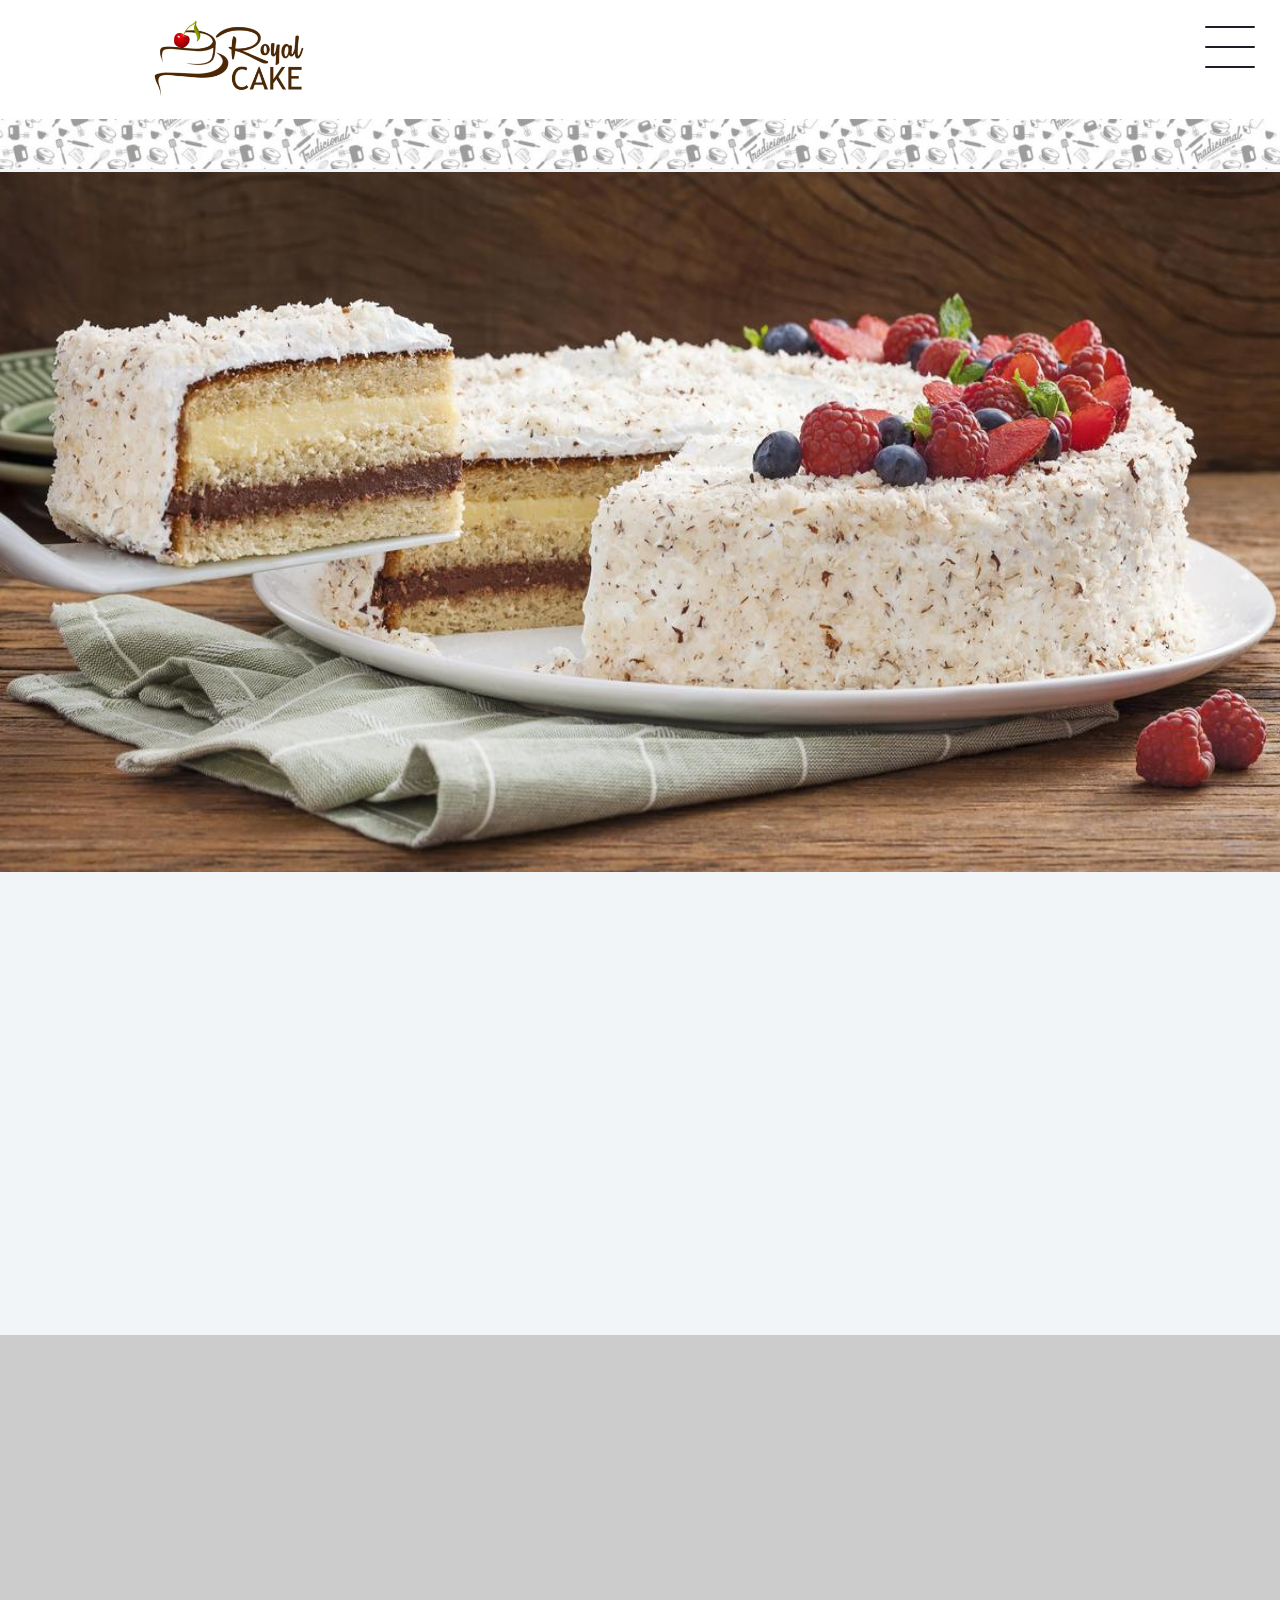
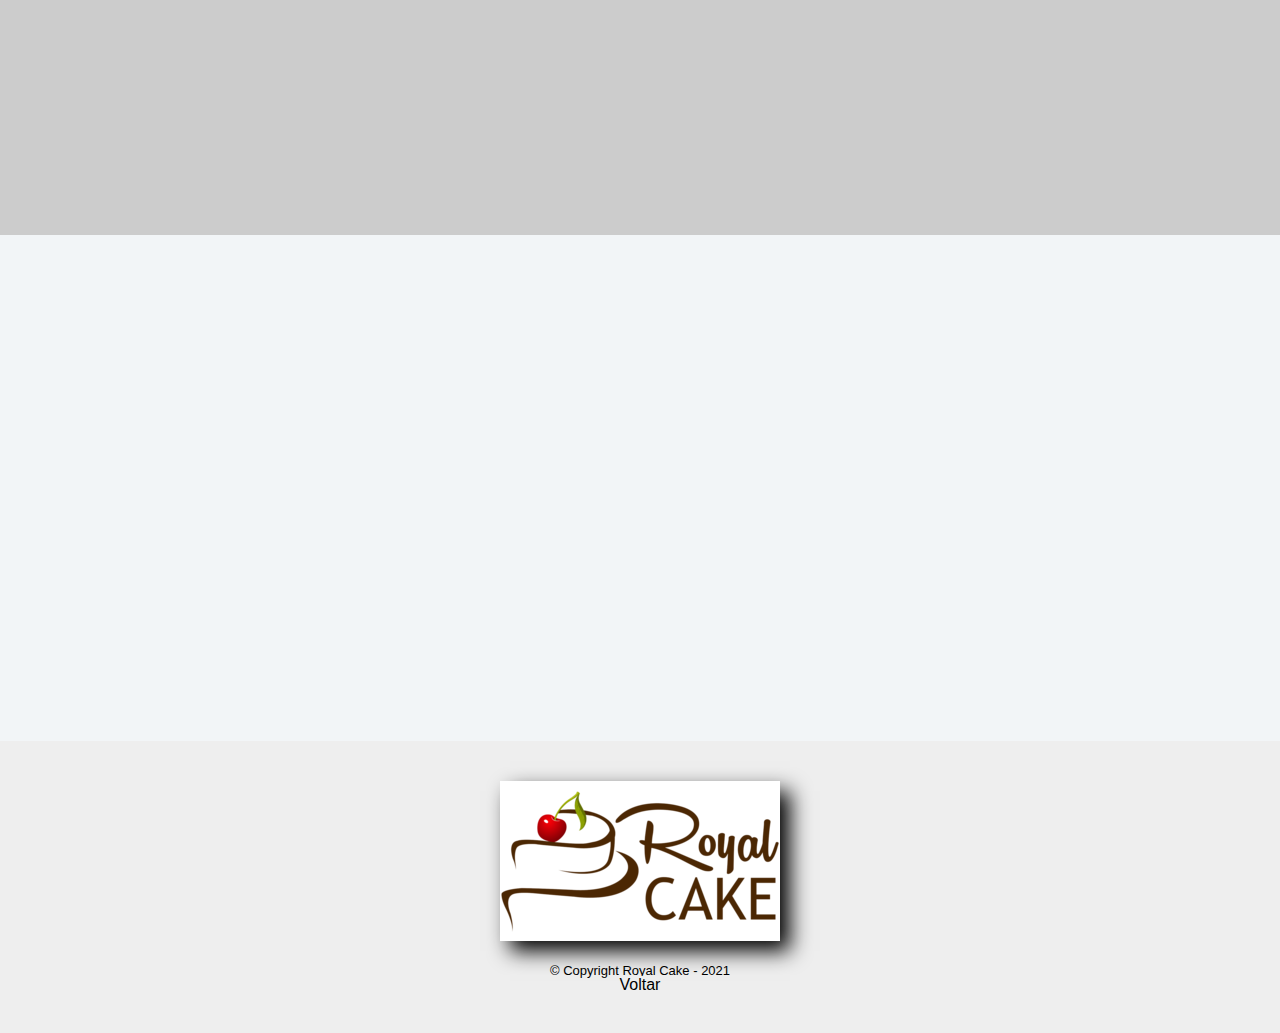
<file: index.html>
<!DOCTYPE html>
<html lang="pt-br">

<head>
    <meta charset="UTF-8">
    <meta http-equiv="X-UA-Compatible" content="IE=edge">
    <meta name="viewport" content="width=device-width, initial-scale=1.0">
    <link rel="stylesheet" href="scr/css/reset.css">
    <link rel="stylesheet" href="scr/css/menu.css">
    <link rel="stylesheet" href="scr/css/style.css">
    <link href="https://unpkg.com/aos@2.3.1/dist/aos.css" rel="stylesheet">
    <script src="https://unpkg.com/aos@2.3.1/dist/aos.js"></script>
    <title>HOME | PAGE</title>
</head>
<body id="body">
    <header class="cabecalhoPrincipal">
        <a name="Top"></a>
        <div class="container">
            <h1 class="cabecalhoPrincipal-logo">
                <a href="index.html"><img src="scr/assents/imagens/menu/imagem-logo.png" alt="Logo do Site" class="logo-menu"  data-aos="fade-right"></a>

            </h1>
            <div class="header">
                <div class="check-box-container">
                    <div class="check-box-wrapper ">
                        <input type="checkbox" id="toggle">
                        <label class="checkbox" for="toggle">
							<div class="trace"></div>
							<div class="trace"></div>
							<div class="trace"></div>
						</label>
                        <div class="menu"></div>
                        <nav class="menu-items">
                            <ul>
                                <li>
                                    <a href="quemsomos.html">Quem Somos</a>
                                </li>
                                <li>
                                    <a href="bolos.html">Bolos</a>
                                </li>
                                <li>
                                    <a href="loja.html">Loja</a>
                                </li>
                                <li>
                                    <a href="contato.html">contato</a>
                                </li>
                                <li>
                                    <a href="login.html">Login</a>
                                </li>
                                <li>
                                    <a href="https://www.ifood.com.br/"><img src="scr/assents/imagens/ifood-logo.png" alt="" class="ifood"></a>
                                </li>
                            </ul>
                        </nav>
                    </div>
                </div>
            </div>
    </header>
<section class="section">
        <div class="imagem-em-preto-e-branco">
        <img src="scr/assents/imagens/menu/Barra-de-madeira-tradicional-v3-1536x60.jpg" alt="Imagem de varios desenhos de bolo em preto e branca.">
    </div>
    <div class="slideshow-container">

        <div class="mySlides fade">
            <div class="numbertext">1 / 3</div>
            <img src="scr/assents/imagens/home/foto de bolo bonita.jpg" style="width:100%; height: 700px; @media (max-width:600){.slideshow-container{height:330px; width:100%; }}" >
        </div>

        <div class="mySlides fade">
            <div class="numbertext">2 / 3</div>
            <img src="scr/assents/imagens/home/foto de bolo bonita1.png" style="width:100%; height: 700px;">
        </div>

        <div class="mySlides fade">
            <div class="numbertext">3 / 3</div>
            <img src="scr/assents/imagens/home/foto de bolo bonita2.jpg" style="width:100%; height: 700px;">
        </div>
    </div>
    <br>
    <script src="scr/JS/slide.js"></script>

    <div class="back-to-top" href="#"></div>

    </div >
    <div class="container-destaques">
        <img src="scr/assents/imagens/home/fatia de bolo.png" alt="fatia de um bolo" class="bolos-propaganda-fatia" data-aos="fade-up">
        <div class="conteudo">
            <h1 class="Subtitulo-destaques" data-aos="fade-down">Vai um pedacinho ai?</h1>
            <br>
            <p class="destaques-texto" data-aos="fade-down">O melhor bolo que você irá comer, sem mistura ou sabores artifíciais. <br> Tudo feito com mercadoria frescas.</p>
            <a href="bolos.html" class="botao-destaques" data-aos="fade-down">CONFIRA NOSSOS BOLOS</a>
        </div>
    </div>
    <section>
        <div class="detalhes-home">
            <legend class="detalhes-titulo" data-aos="fade-down">Confira alguns videos da nossa confeitaria</legend>
            <div class="conteudo-detalhes">
                <iframe width="660" height="315" src="https://www.youtube.com/embed/mSRpoSnmrsg" title="YouTube video player" frameborder="0" allow="accelerometer; autoplay; clipboard-write; encrypted-media; gyroscope; picture-in-picture" allowfullscreen class="video-detalhes" ></iframe>
                <div class="detalhes-conteudo">
                    <legend class="detalhes-video" data-aos="fade-down">Lorem, ipsum dolor sit amet consectetur adipisicing elit. Ut enim aliquid maxime repellendus magni ipsum quia! Tenetur animi sit dicta labore voluptate assumenda laudantium reprehenderit qui aut accusantium! Voluptatum, animi.</legend>


                    <a href="https://www.youtube.com/" class="conteudo-botao" data-aos="fade-down">Confira nosso canal do youtube para saber mais</a>

                </div>
            </div>

        </div>
    </section>
    <section>
        <div class="qualidades">
            <h1  data-aos="fade-down">Qualidade de compra em nossa loja!</h1>
            <div class="qualidades-conteudo">
                <img src="scr/assents/imagens/home/date-of-birth-g56149d781_1280.jpg" alt="Bolo de festa colorido" class="qualidades-imagem"  data-aos="zoom-in">
                <div class="descricao-botao">
                    <legend class="qualidades-descricao" data-aos="fade-down">Lorem, ipsum dolor sit amet consectetur adipisicing elit. Sed doloribus vel voluptas corrupti ea sequi adipisci beatae ad quaerat, velit iusto aspernatur excepturi dolorum magni ratione mollitia, fuga dolor aliquid deleniti. Facilis
                        atque in facere illum ipsa, consectetur mollitia quia, quasi placeat accusamus temporibus reprehenderit earum quidem vel quis ab nostrum. Iure quam molestias dicta placeat dolorem aperiam officia saepe eum cupiditate rem harum
                        ducimus sint nobis quos vel, ab eveniet doloremque quis libero quae! Labore repudiandae itaque aliquid necessitatibus.</legend>
                    <br>
                    <a href="loja.html" class="qualidade-botao" data-aos="fade-down">Venha conferir nossa loja</a>
                </div>
            </div>


                
        </div>
    </section>
    <script src="scr/JS/menu-aberto.js"></script>
    <footer>
        <div class="rodape-principal">
            <img src="scr/assents/imagens/menu/imagem-logo.png" alt="imagem da logo">
            <legend class="copyright">&copy; Copyright Royal Cake - 2021</legend>
            <a href="#Top" class="top">Voltar</a>
        </div>
    </footer>
</section>    

            <script>
                AOS.init({
                    once:true,
                    duration: 1500
                });

              </script>
    </body>

</html>
</file>
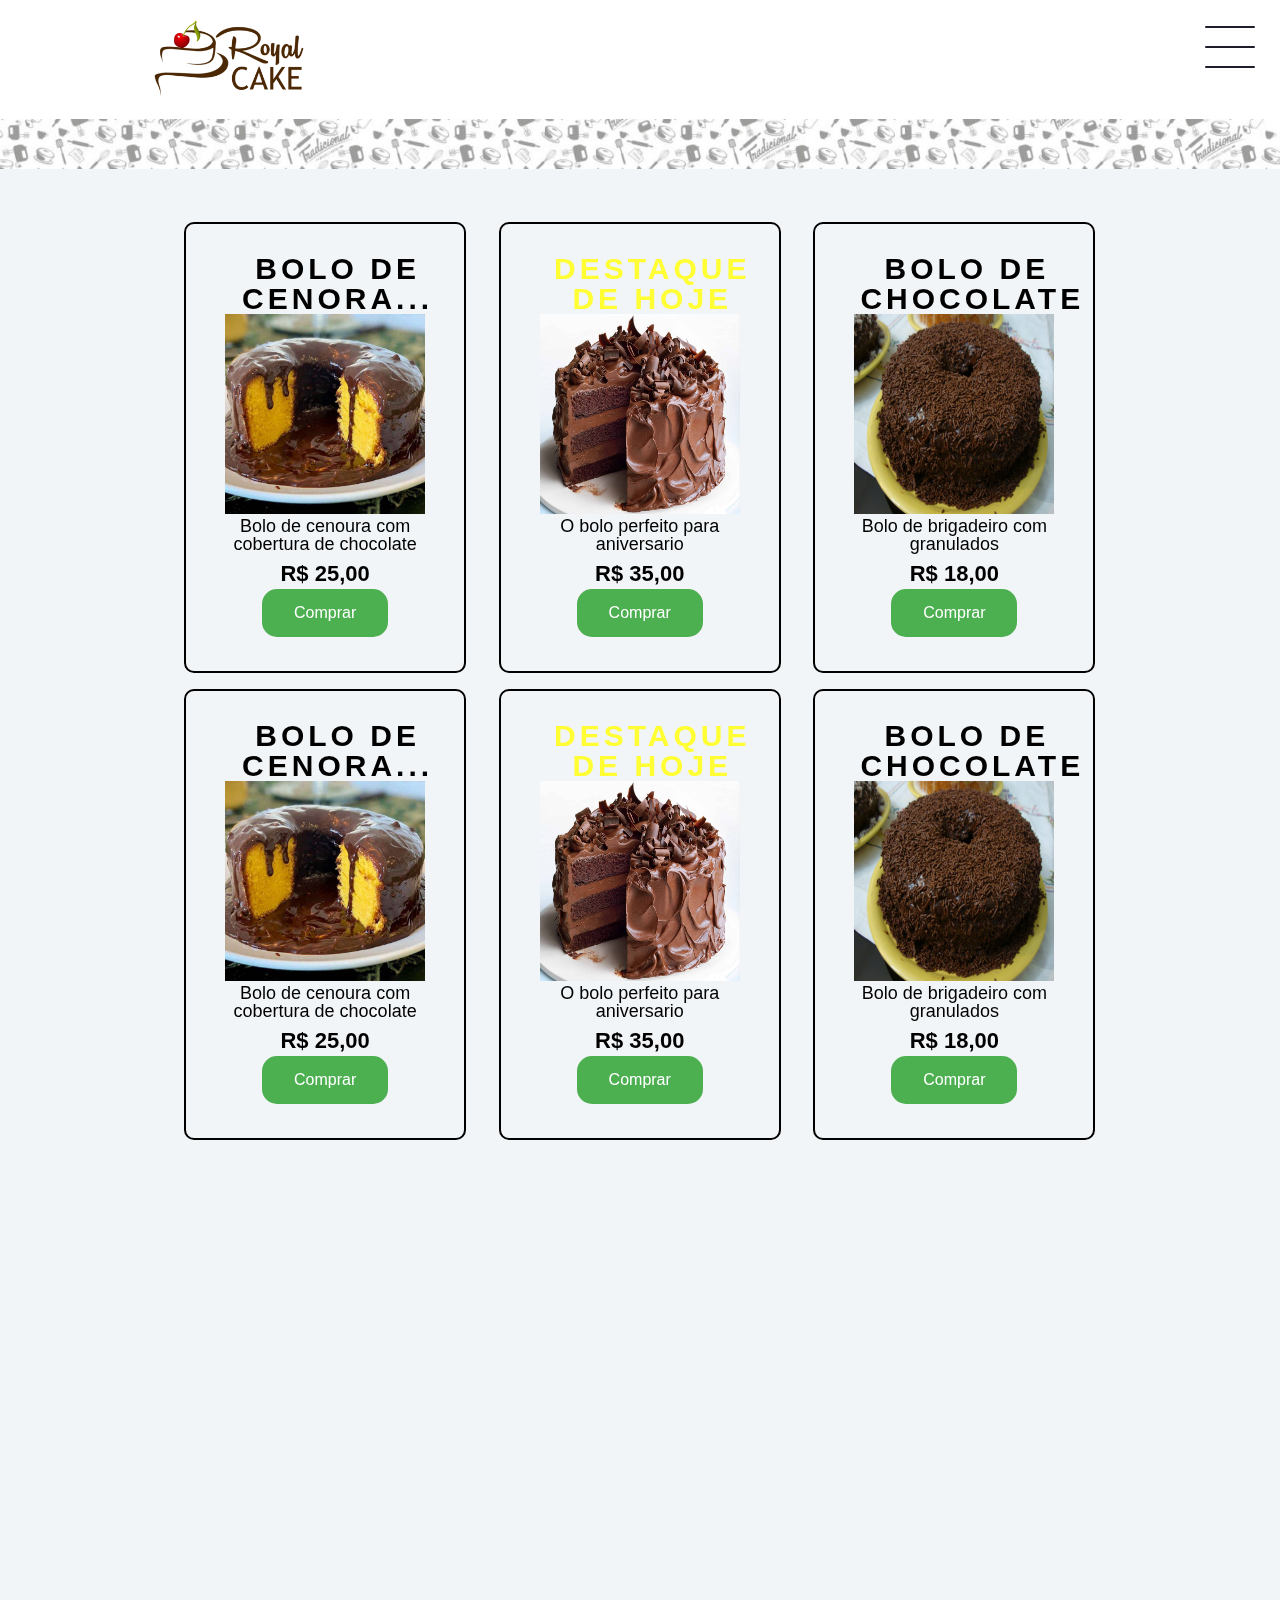
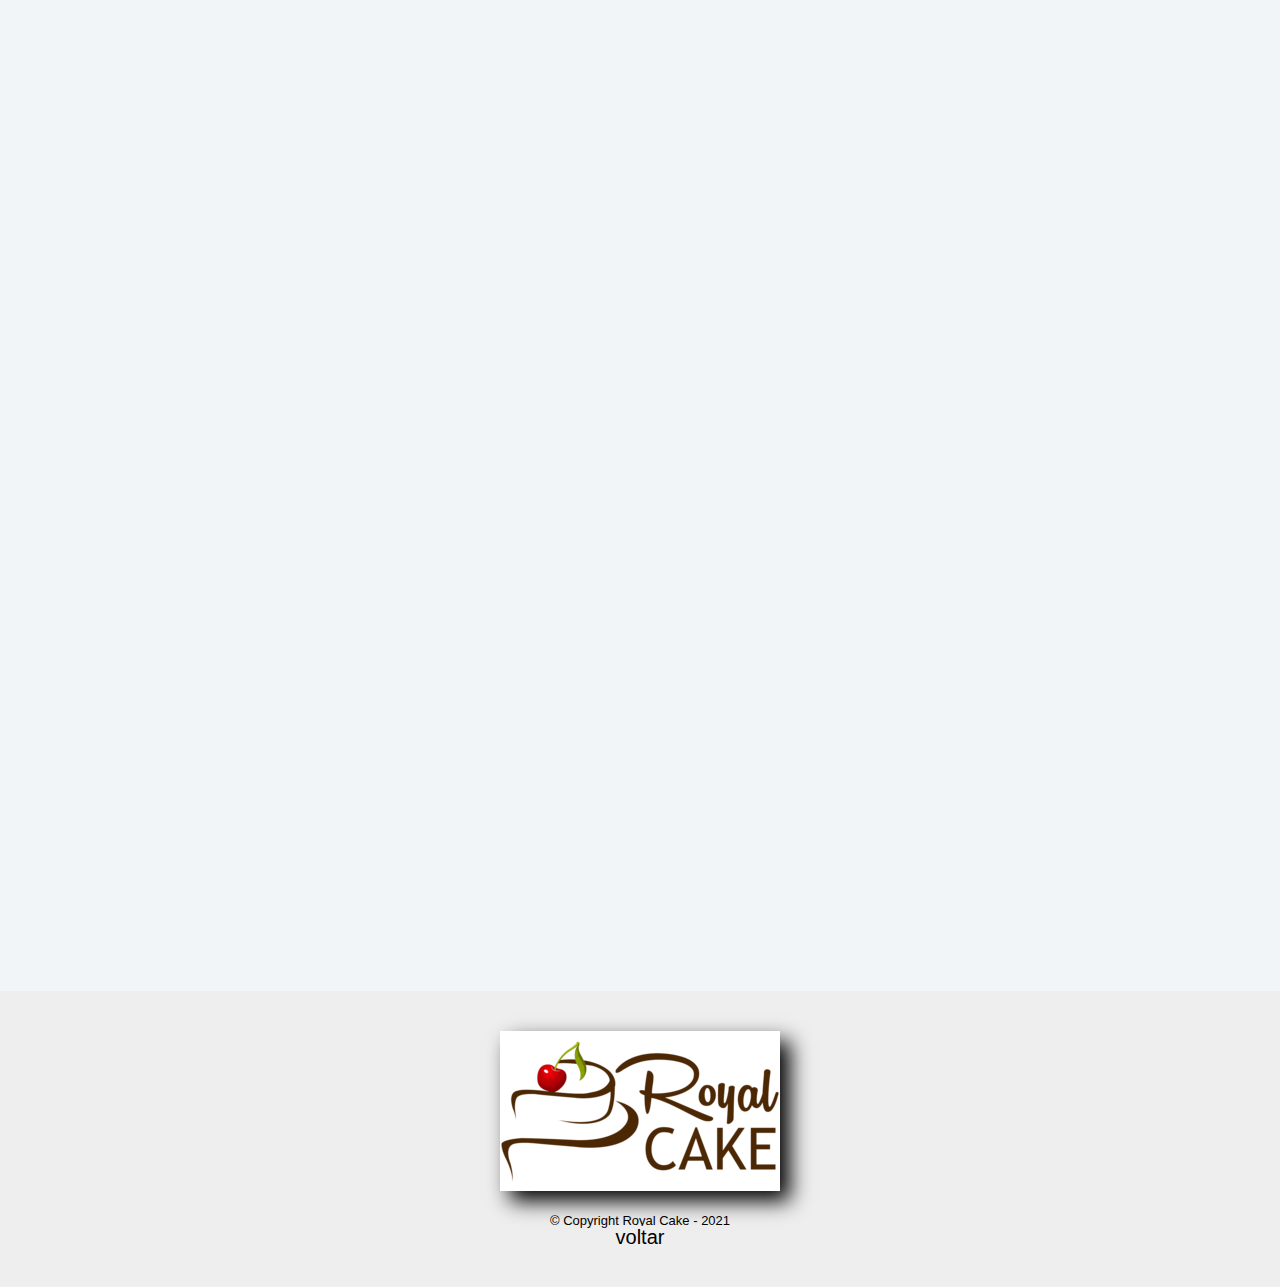
<file: bolos.html>
<!DOCTYPE html>
<html lang="pt-br">

<head>
    <meta charset="UTF-8">
    <meta http-equiv="X-UA-Compatible" content="IE=edge">
    <meta name="viewport" content="width=device-width, initial-scale=1.0">
    <link rel="stylesheet" href="scr/css/reset.css">
    <link rel="stylesheet" href="scr/css/menu.css">
    <link rel="stylesheet" href="scr/css/bolos.css">
    <link href="https://unpkg.com/aos@2.3.1/dist/aos.css" rel="stylesheet">
    <script src="https://unpkg.com/aos@2.3.1/dist/aos.js"></script>
    <title>HOME | PAGE</title>
</head>
<body id="body">
<div>
    <header class="cabecalhoPrincipal">
        <a name="Top"></a>
        <div class="container">
            <h1 class="cabecalhoPrincipal-logo">
                <a href="index.html"><img src="scr/assents/imagens/menu/imagem-logo.png" alt="Logo do Site" class="logo-menu" data-aos="fade-right"></a>

            </h1>
            <div class="header">
                <div class="check-box-container">
                    <div class="check-box-wrapper">
                        <input type="checkbox" id="toggle">
                        <label class="checkbox" for="toggle">
							<div class="trace"></div>
							<div class="trace"></div>
							<div class="trace"></div>
						</label>
                        <div class="menu"></div>
                        <nav class="menu-items">
                            <ul>
                                <li>
                                    <a href="index.html">HOME</a>
                                </li>
                                <li>
                                    <a href="quemsomos.html">Quem Somos</a>
                                </li>
                                <li>
                                    <a href="bolos.html">Bolos</a>
                                </li>
                                <li>
                                    <a href="loja.html">Loja</a>
                                </li>
                                <li>
                                    <a href="contato.html">contato</a>
                                </li>
                                <li>
                                    <a href="login.html">Login</a>
                                </li>
                                <li>
                                    <a href="https://www.ifood.com.br/"><img src="scr/assents/imagens/ifood-logo.png" alt="" class="ifood"></a>
                                </li>
                            </ul>
                        </nav>
                    </div>
                </div>
            </div>
    </header>
    <div class="imagem-em-preto-e-branco">
        <img src="scr/assents/imagens/Barra-de-madeira-tradicional-v3-1536x60.jpg" alt="Imagem de varios desenhos de bolo em preto e branca.">
    </div>

    <main>

        <body class="pr">
            <ul class="produtos">
                <li  data-aos="fade-up-right">
                    <h2>Bolo de cenora...</h2>
                    <img src="scr/assents/imagens/bolo de cenoura.jpg" class="bolo" alt="Bolo de cenoura">
                    <p class="produto-descricao">Bolo de cenoura com cobertura de chocolate</p>
                    <p class="produto-preco">R$ 25,00</p>
                    <button class="botao" oncLick="javascript:location.href='compras-25.html'">Comprar</button>
                </li>
                <li data-aos="fade-down">
                    <h2 class="destaque">Destaque de hoje </h2>
                    <img src="scr/assents/imagens/bolo aniversario.jpg" class="bolo" alt="">
                    <p class="produto-descricao">O bolo perfeito para aniversario</p>
                    <p class="produto-preco">R$ 35,00</p>
                    <button class="botao" oncLick="javascript:location.href='compras-35.html'">Comprar</button>
                </li>
                <li data-aos="fade-up-left">
                    <h2>Bolo de chocolate</h2>
                    <img src="scr/assents/imagens/bolo brigadeiro.jpg" class="bolo" alt="">
                    <p class="produto-descricao">Bolo de brigadeiro com granulados</p>
                    <p class="produto-preco">R$ 18,00</p>
                    <button class="botao" oncLick="javascript:location.href='compras-18.html'">Comprar</button>
                </li>
                <br>
                <br>
                <li  data-aos="fade-up-right">
                    <h2>Bolo de cenora...</h2>
                    <img src="scr/assents/imagens/bolo de cenoura.jpg" class="bolo" alt="Bolo de cenoura">
                    <p class="produto-descricao">Bolo de cenoura com cobertura de chocolate</p>
                    <p class="produto-preco">R$ 25,00</p>
                    <button class="botao" oncLick="javascript:location.href='compras-25.html'">Comprar</button>
                </li>
                <li data-aos="fade-down">
                    <h2 class="destaque">Destaque de hoje </h2>
                    <img src="scr/assents/imagens/bolo aniversario.jpg" class="bolo" alt="">
                    <p class="produto-descricao">O bolo perfeito para aniversario</p>
                    <p class="produto-preco">R$ 35,00</p>
                    <button class="botao" oncLick="javascript:location.href='compras-35.html'">Comprar</button>
                </li>
                <li data-aos="fade-up-left">
                    <h2>Bolo de chocolate</h2>
                    <img src="scr/assents/imagens/bolo brigadeiro.jpg" class="bolo" alt="">
                    <p class="produto-descricao">Bolo de brigadeiro com granulados</p>
                    <p class="produto-preco">R$ 18,00</p>
                    <button class="botao" oncLick="javascript:location.href='compras-18.html'">Comprar</button>
                </li>
                <br>
                <br>
                <li data-aos="fade-up-right">
                    <h2>Bolo de cenora...</h2>
                    <img src="scr/assents/imagens/bolo de cenoura.jpg" class="bolo" alt="Bolo de cenoura">
                    <p class="produto-descricao">Bolo de cenoura com cobertura de chocolate</p>
                    <p class="produto-preco">R$ 25,00</p>
                    <button class="botao" oncLick="javascript:location.href='compras-25.html'">Comprar</button>
                </li>
                <li data-aos="fade-down">
                    <h2 class="destaque">Destaque de hoje </h2>
                    <img src="scr/assents/imagens/bolo aniversario.jpg" class="bolo" alt="">
                    <p class="produto-descricao">O bolo perfeito para aniversario</p>
                    <p class="produto-preco">R$ 35,00</p>
                    <button class="botao" oncLick="javascript:location.href='compras-35.html'">Comprar</button>
                </li>
                <li data-aos="fade-up-left">
                    <h2>Bolo de chocolate</h2>
                    <img src="scr/assents/imagens/bolo brigadeiro.jpg" class="bolo" alt="">
                    <p class="produto-descricao">Bolo de brigadeiro com granulados</p>
                    <p class="produto-preco">R$ 18,00</p>
                    <button class="botao" oncLick="javascript:location.href='compras-18.html'">Comprar</button>
                </li>
                <br><br>
                <li data-aos="fade-up-right">
                    <h2>Bolo de cenora...</h2>
                    <img src="scr/assents/imagens/bolo de cenoura.jpg" class="bolo" alt="Bolo de cenoura">
                    <p class="produto-descricao">Bolo de cenoura com cobertura de chocolate</p>
                    <p class="produto-preco">R$ 25,00</p>
                    <button class="botao" oncLick="javascript:location.href='compras-25.html'">Comprar</button>
                </li>
                <li data-aos="fade-down">
                    <h2 class="destaque">Destaque de hoje </h2>
                    <img src="scr/assents/imagens/bolo aniversario.jpg" class="bolo" alt="">
                    <p class="produto-descricao">O bolo perfeito para aniversario</p>
                    <p class="produto-preco">R$ 35,00</p>
                    <button class="botao" oncLick="javascript:location.href='compras-35.html'">Comprar</button>
                </li>
                <li data-aos="fade-up-left">
                    <h2>Bolo de chocolate</h2>
                    <img src="scr/assents/imagens/bolo brigadeiro.jpg" class="bolo" alt="">
                    <p class="produto-descricao">Bolo de brigadeiro com granulados</p>
                    <p class="produto-preco">R$ 18,00</p>
                    <button class="botao" oncLick="javascript:location.href='compras-18.html'">Comprar</button>
                </li>
                <br><br>
                <li data-aos="fade-up-right">
                    <h2>Bolo de cenora...</h2>
                    <img src="scr/assents/imagens/bolo de cenoura.jpg" class="bolo" alt="Bolo de cenoura">
                    <p class="produto-descricao">Bolo de cenoura com cobertura de chocolate</p>
                    <p class="produto-preco">R$ 25,00</p>
                    <button class="botao" oncLick="javascript:location.href='compras-25.html'">Comprar</button>
                </li>
                <li data-aos="fade-down">
                    <h2 class="destaque">Destaque de hoje </h2>
                    <img src="scr/assents/imagens/bolo aniversario.jpg" class="bolo" alt="">
                    <p class="produto-descricao">O bolo perfeito para aniversario</p>
                    <p class="produto-preco">R$ 35,00</p>
                    <button class="botao" oncLick="javascript:location.href='compras-35.html'">Comprar</button>
                </li>
                <li data-aos="fade-up-left">
                    <h2>Bolo de chocolate</h2>
                    <img src="scr/assents/imagens/bolo brigadeiro.jpg" class="bolo" alt="">
                    <p class="produto-descricao">Bolo de brigadeiro com granulados</p>
                    <p class="produto-preco">R$ 18,00</p>
                    
                    <button class="botao" oncLick="javascript:location.href='compras-18.html'">Comprar</button>
                </li>
            </ul>
    </main>
    <footer>
        <div class="rodape-principal">
            <img src="scr/assents/imagens/imagem-logo.png" alt="">
            <legend class="copyright">&copy; Copyright Royal Cake - 2021 </legend>
            <a href="#top" class="top">voltar</a>
        </div>
    </footer>
    <script src="scr/JS/menu-aberto.js"></script>
    <script>
        AOS.init({
            once:true,
            duration: 1500
        });

      </script>
</body>

</html>
</file>
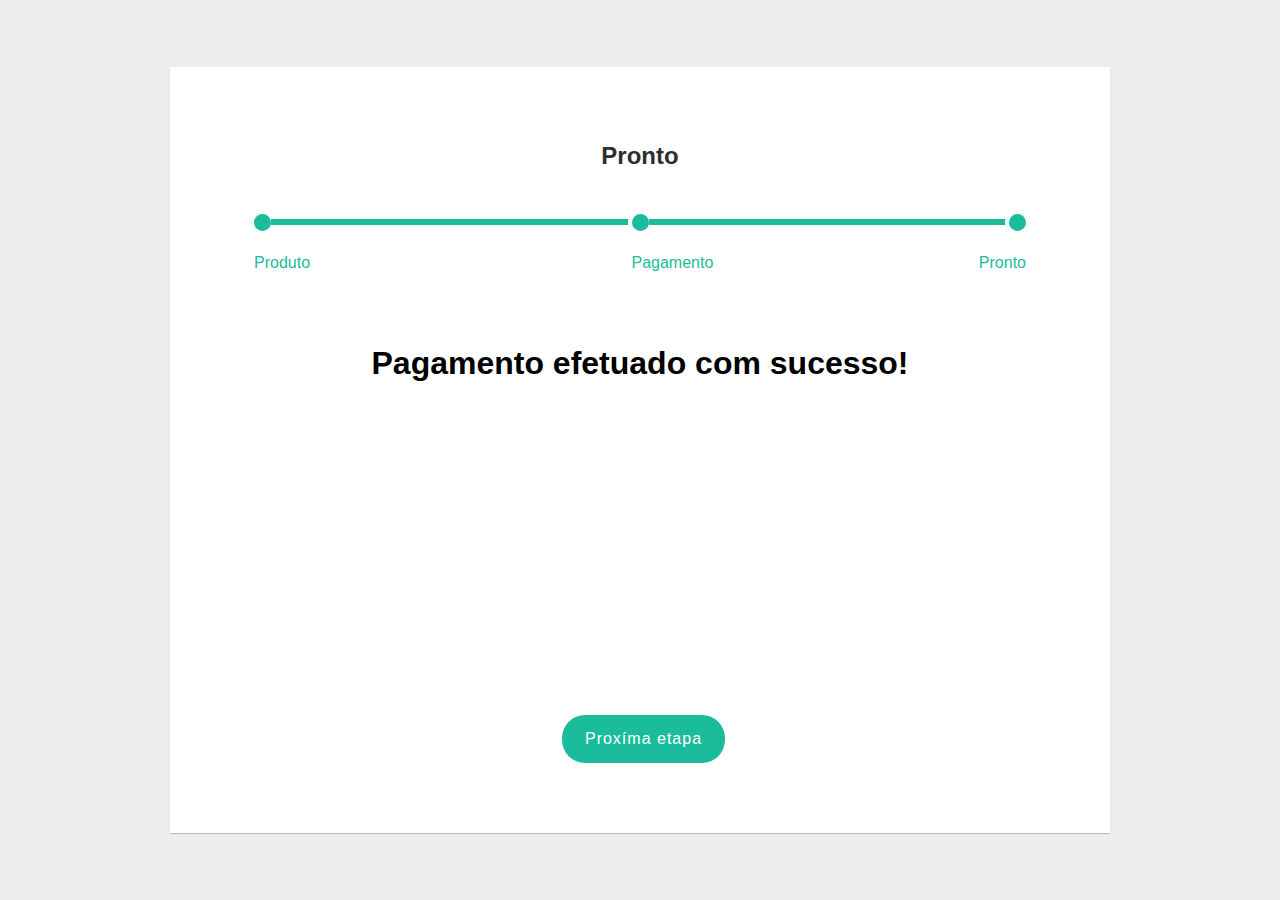
<file: conclusaoPagamento.html>
<!DOCTYPE html>
<html lang="pt-br">

<head>
    <meta charset="UTF-8" />
    <meta http-equiv="X-UA-Compatible" content="IE=edge" />
    <meta name="viewport" content="width=device-width, initial-scale=1.0" />
    <link rel="stylesheet" href="scr/css/conclusaoPagamento.css" />
    <title>Document</title>
</head>

<body>
    <form action="">
        <div class="checkout-panel">
            <div class="panel-body">
                <h2 class="title">Pronto</h2>

                <div class="progress-bar">
                    <div class="step active"></div>
                    <div class="step active"></div>
                    <div class="step"></div>
                </div>
                <h1 class="Pagamento">Pagamento efetuado com sucesso!</h1>
            <button class="btn next-btn" type="button" onclick="history.go(-2);">Proxíma etapa</button>
    </form>
  </body>
</html>
</file>
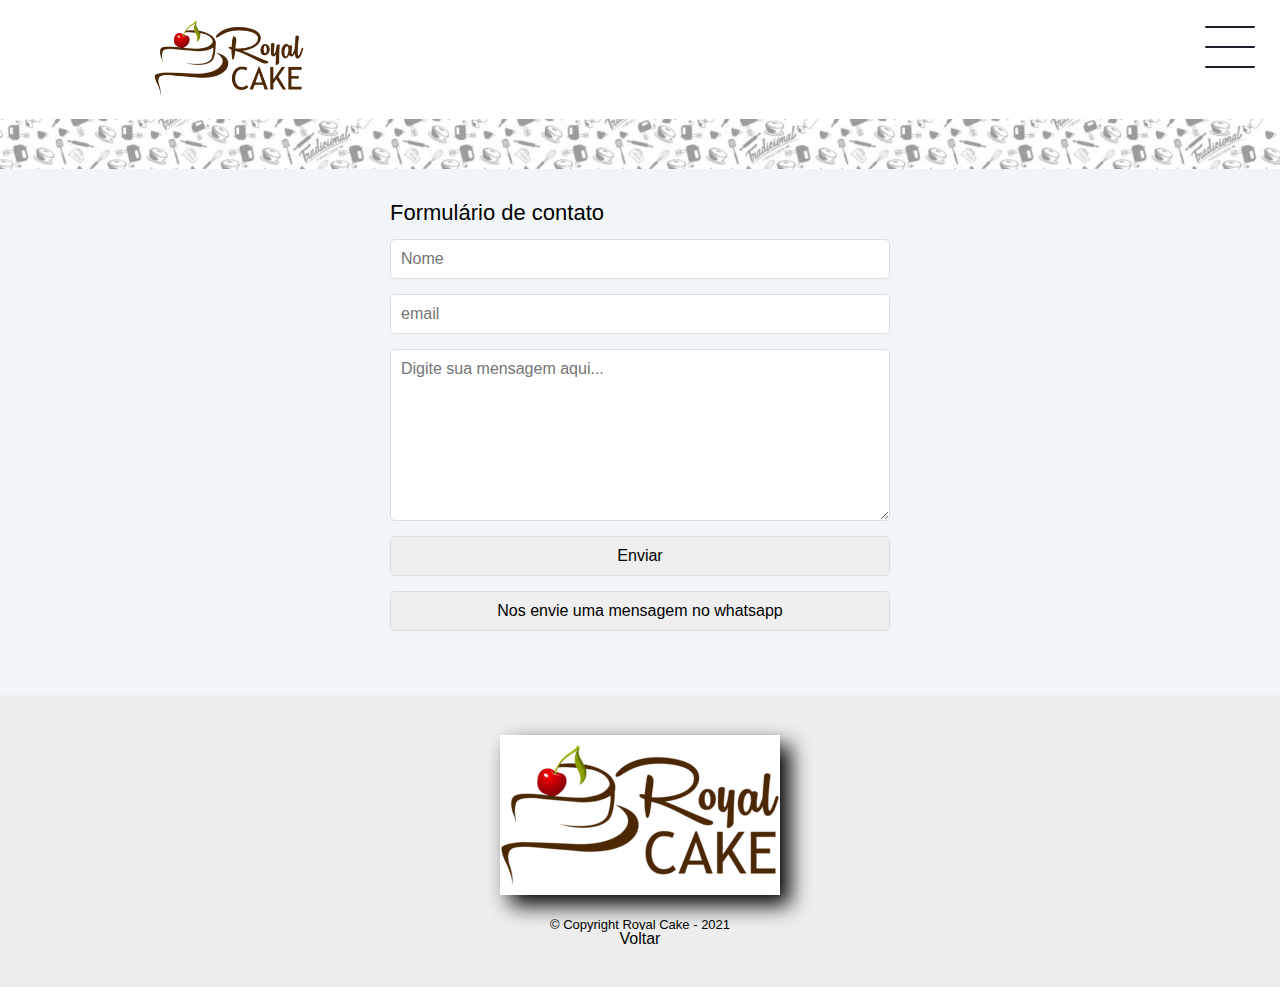
<file: contato.html>
<!DOCTYPE html>
<html lang="pt-br">

<head>
    <meta charset="UTF-8">
    <meta http-equiv="X-UA-Compatible" content="IE=edge">
    <meta name="viewport" content="width=device-width, initial-scale=1.0">
    <link rel="stylesheet" href="scr/css/reset.css">
    <link rel="stylesheet" href="scr/css/menu.css">
    <link rel="stylesheet" href="scr/css/contato.css">
    <link href="https://unpkg.com/aos@2.3.1/dist/aos.css" rel="stylesheet">
    <script src="https://unpkg.com/aos@2.3.1/dist/aos.js"></script>
    <title>Contato</title>
</head>

<body id="body">
    </head>
    <header class="cabecalhoPrincipal">
        <a name="Top"></a>
        <div class="container">
            <h1 class="cabecalhoPrincipal-logo">
                <a href="index.html"><img src="scr/assents/imagens/menu/imagem-logo.png" alt="Logo do Site" class="logo-menu" data-aos="fade-right"></a>

            </h1>
            <div class="header">
                <div class="check-box-container">
                    <div class="check-box-wrapper">
                        <input type="checkbox" id="toggle">
                        <label class="checkbox" for="toggle">
							<div class="trace"></div>
							<div class="trace"></div>
							<div class="trace"></div>
						</label>
                        <div class="menu"></div>
                        <nav class="menu-items">
                            <ul>
                                <li>
                                    <a href="index.html">HOME</a>
                                </li>
                                <li>
                                    <a href="quemsomos.html">Quem Somos</a>
                                </li>
                                <li>
                                    <a href="bolos.html">Bolos</a>
                                </li>
                                <li>
                                    <a href="loja.html">Loja</a>
                                </li>
                                <li>
                                    <a href="contato.html">contato</a>
                                </li>
                                <li>
                                    <a href="login.html">Login</a>
                                </li>
                                <li>
                                    <a href="https://www.ifood.com.br/"><img src="scr/assents/imagens/ifood-logo.png" alt="" class="ifood"></a>
                                </li>
                            </ul>
                        </nav>
                    </div>
                </div>
            </div>
    </header>
    <div class="imagem-em-preto-e-branco">
        <img src="scr/assents/imagens/menu/Barra-de-madeira-tradicional-v3-1536x60.jpg" alt="Imagem de varios desenhos de bolo em preto e branca.">
    </div>
    <section class="content">
        <div class="contato">
            <h3>Formulário de contato</h3>
            <form class="form" method="post" action="scr/php/contato/email.php">
                <input type="text" class="field" name="nome" placeholder="Nome">
                <input type="text" class="field" name="email" placeholder="email">
                <textarea name="message" id="" cols="30" rows="10" class="field" placeholder="Digite sua mensagem aqui..."></textarea>
                <input type="submit" value="Enviar" class="field">
                <a href="https://api.whatsapp.com/send/?phone=5511995259291&text=Obrigado por entrar em contato com nossa equipe da royal Cake&app_absent=0
                "><input type="button" value="Nos envie uma mensagem no whatsapp" class="field2"></a>
            </form>
        </div>
    </section>
    <footer>
        <div class="rodape-principal">
            <img src="scr/assents/imagens/menu/imagem-logo.png" alt="imagem da logo">
            <legend class="copyright">&copy; Copyright Royal Cake - 2021</legend>
            <a href="#Top" class="top">Voltar</a>
        </div>
    </footer>
    <script src="scr/JS/menu-aberto.js"></script>
    <script>
        AOS.init({
            once:true,
            duration: 1500
        });

      </script>
</body>

</html>
</file>
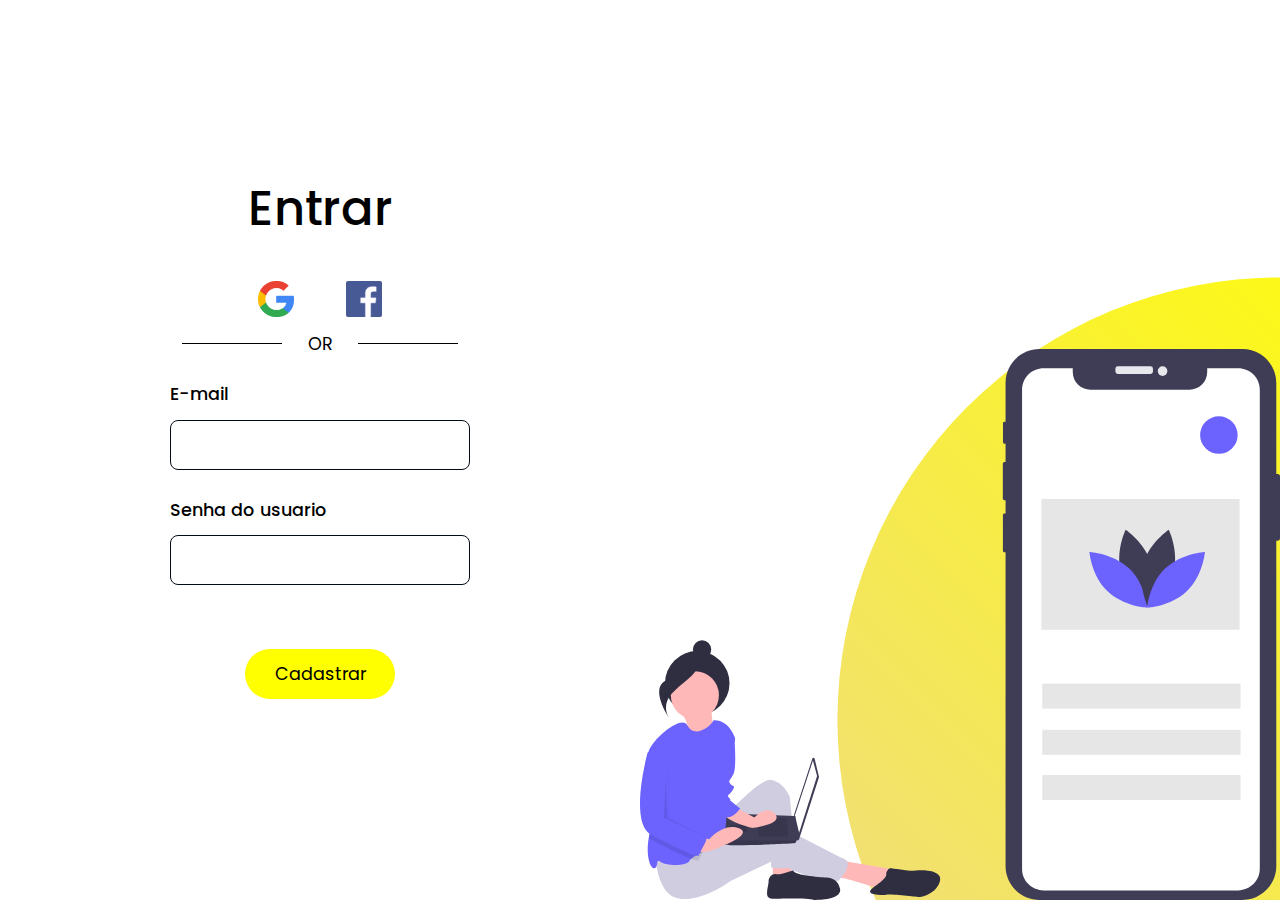
<file: entrar.html>
<!DOCTYPE html>
<html lang="pt-br">
<head>
    <meta charset="UTF-8">
    <meta http-equiv="X-UA-Compatible" content="IE=edge">
    <meta name="viewport" content="width=device-width, initial-scale=1.0">
    <title>Sign Up Form</title>
    <link rel="stylesheet" href="scr/css/reset.css">
    <link rel="stylesheet" href="scr/css/entrar.css">
</head>
<body>
    <main>
        <h1>Entrar</h1>
        <div class="social-media">
            <a href="#">
                <img src="scr/assents/imagens/login/google.png" alt="Google">
            </a>
            <a href="#">
                <img src="scr/assents/imagens/login/facebook.png" alt="Facebook">
            </a>
        </div>

        <div class="alternative">
            <span>OR</span>
        </div>

        <form action="php/login/verificarDados.php">

            <label for="email">
                <span>E-mail</span>
                <input type="email" id="email" name="txtemail">
            </label>

            <label for="password">
                <span>Senha do usuario</span>
                <input type="password" id="password" name="txtsenha">
            </label>

                <input type="submit" value="Cadastrar" id="button">
                <a href="index.html"><button type="button submit" id="button" value="Voltar" class="voltar" oncLick="javascript:location.href='index.html'"></button></a>
        </form>
    </main>
    <section class="images">
        <img src="scr/assents/imagens/login/mobile.svg" alt="Mobile">
        <div class="circle"></div>
    </section>
</body>
</html>
</file>
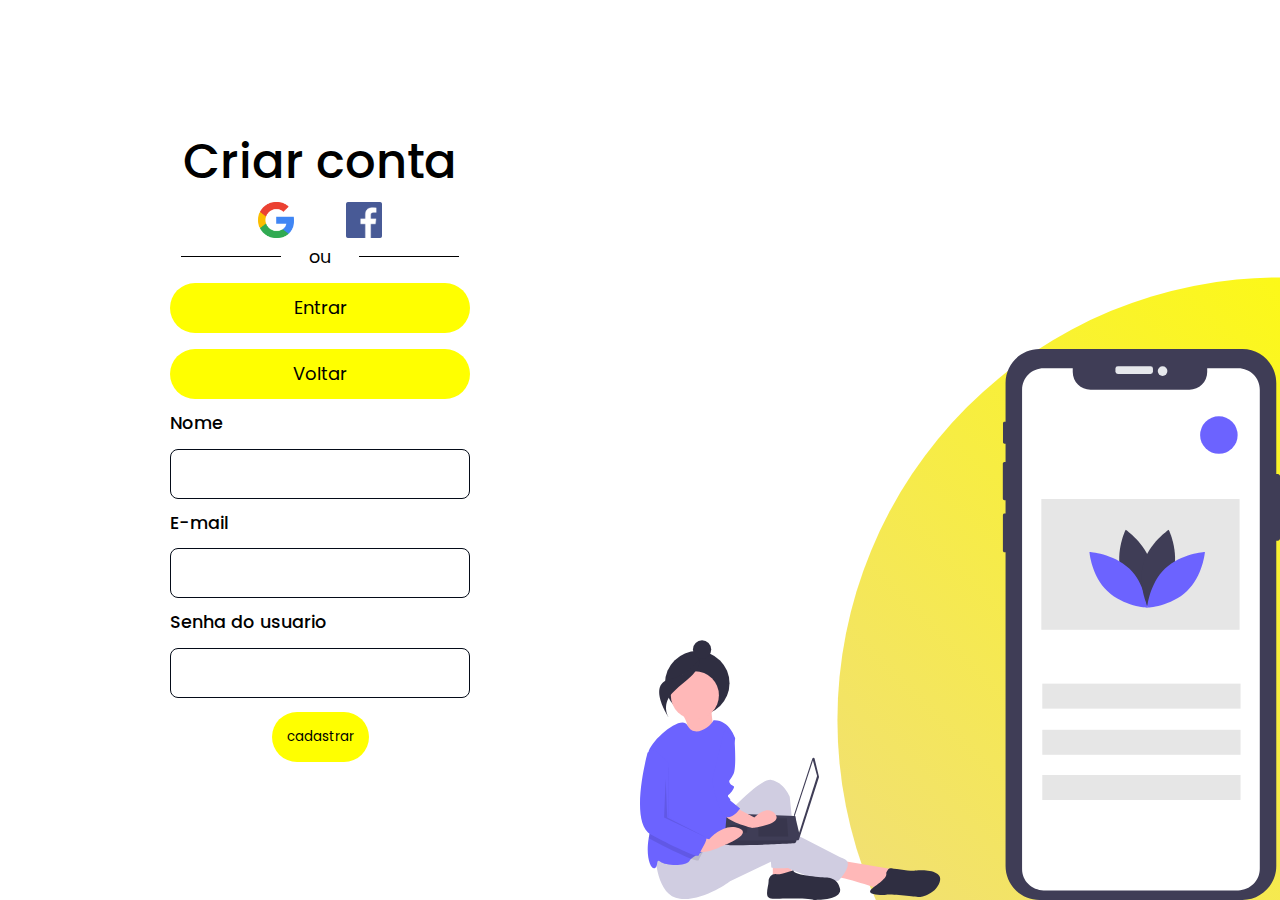
<file: login.html>
<!DOCTYPE html>
<html lang="en">
<head>
    <meta charset="UTF-8">
    <meta http-equiv="X-UA-Compatible" content="IE=edge">
    <meta name="viewport" content="width=device-width, initial-scale=1.0">
    <title>login</title>
    <link rel="stylesheet" href="scr/css/reset.css">
    <link rel="stylesheet" href="scr/css/login.css">
</head>
<body>
    <main>
        <h1>Criar conta</h1>
        <div class="social-media">
            <a href="#">
                <img src="scr/assents/imagens/login/google.png" alt="Google">
            </a>
            <a href="#">
                <img src="scr/assents/imagens/login/facebook.png" alt="Facebook">
            </a>
        </div>

        <div class="alternative">
            <span>ou</span>
        </div>


        <form action="php/login/guardarDados.php">
            <input type="button submit" id="button" value="Entrar" class="entrar" oncLick="javascript:location.href='entrar.html'">
            <input type="button" value="Voltar" id="button" oncLick="javascript:location.href='index.html'" class="entrar">
            <label for="name">
                <span>Nome</span>
                <input type="text" id="name" name="txtnome" required>
            </label>

            <label for="email">
                <span>E-mail</span>
                <input type="email" id="email" name="txtemail" required>
            </label>

            <label>
                <span>Senha do usuario</span>
                <input type="password" id="password" name="txtpassword" required>
            </label>
            <div class="botaos">

                <button type="submit" class="cadastrar">cadastrar</button>
                
            </div>
        </form>
    </main>
    <section class="images">
        <img src="scr/assents/imagens/login/mobile.svg" alt="Mobile">
        <div class="circle"></div>
    </section>
</body>
</html>
</file>
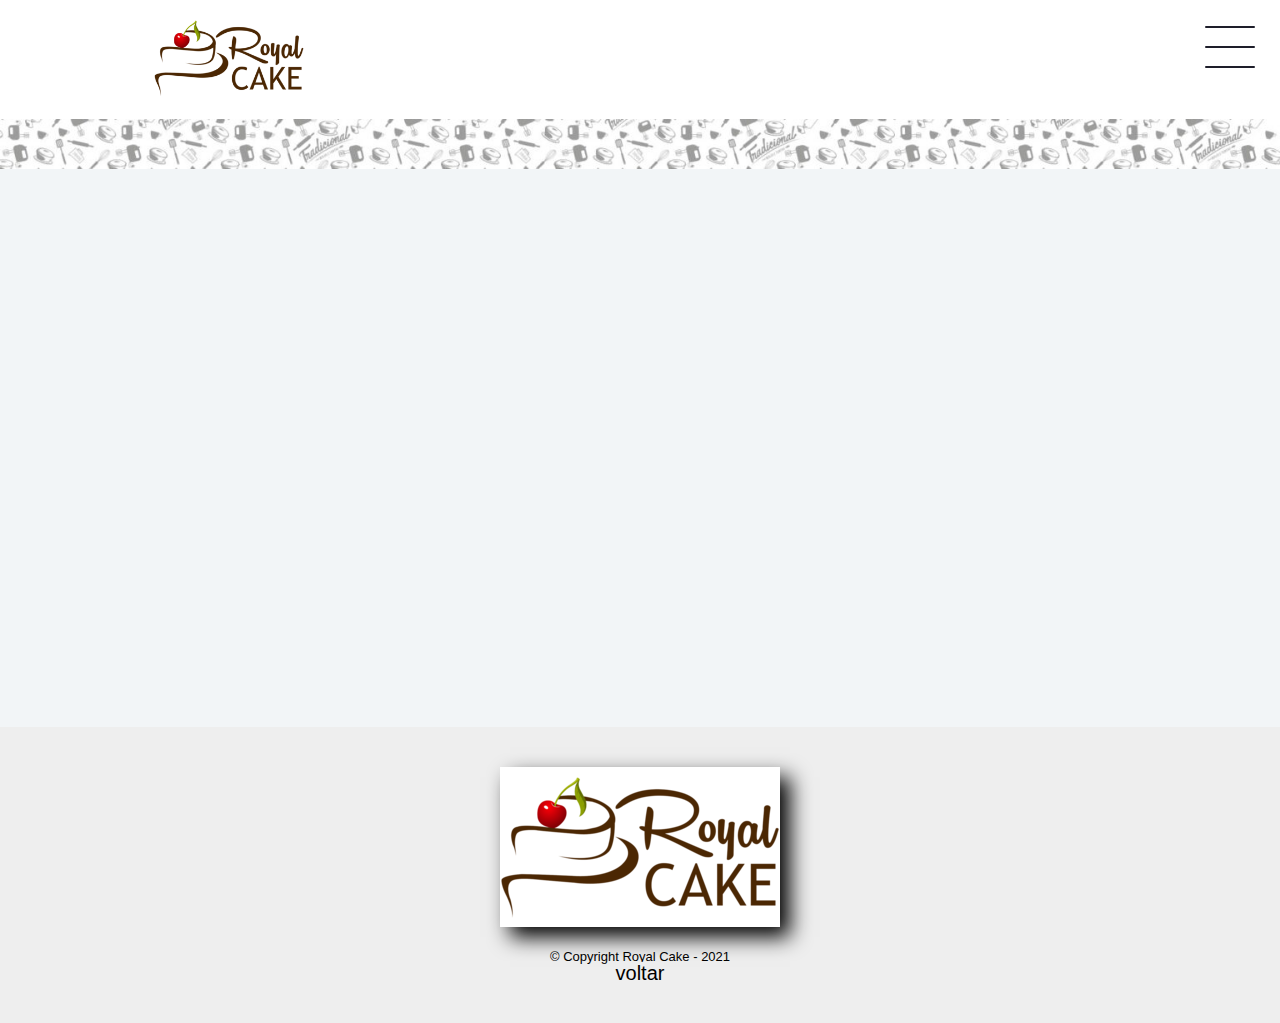
<file: loja.html>
<!DOCTYPE html>
<html lang="pt-br">
<head>
    <meta charset="UTF-8">
    <meta http-equiv="X-UA-Compatible" content="IE=edge">
    <meta name="viewport" content="width=device-width, initial-scale=1.0">
    <link rel="stylesheet" href="scr/css/reset.css">
	<link rel="stylesheet" href="scr/css/menu.css">
	<link rel="stylesheet" href="scr/css/mapa.css">
	<link href="https://unpkg.com/aos@2.3.1/dist/aos.css" rel="stylesheet">
    <script src="https://unpkg.com/aos@2.3.1/dist/aos.js"></script>
    <title>HOME | PAGE</title>
</head>
<body id="body">
<div>
    <header class="cabecalhoPrincipal">
		<a name="Top"></a>
		<div class="container">
			<h1 class="cabecalhoPrincipal-logo">
				<a href="index.html"><img src="scr/assents/imagens/menu/imagem-logo.png" alt="Logo do Site" class="logo-menu" data-aos="fade-right"></a>
				
			</h1>
			<div class="header"> 
				<div class="check-box-container">
					<div class="check-box-wrapper">
						<input type="checkbox" id="toggle">
						<label class="checkbox"for="toggle">
							<div class="trace"></div>
							<div class="trace"></div>
							<div class="trace"></div>
						</label>
					<div class="menu"></div>
						 <nav class="menu-items">
							<ul>
								<li>
									<a href="index.html">HOME</a>
								</li>
								<li>
									<a href="quemsomos.html">Quem Somos</a>
								</li>
								<li>    
									<a href="bolos.html">Bolos</a>
								</li>
								<li>
									<a href="loja.html">Loja</a>
								</li>
								<li>
									<a href="contato.html">contato</a>
								</li>
								<li>
                                    <a href="login.html">Login</a>
                                </li>
								<li>
									<a href="https://www.ifood.com.br/"><img src="scr/assents/imagens/ifood-logo.png" alt="" class="ifood"></a>
								</li>
							</ul>
						</nav>
					</div>
				</div>
			</div>
	</header>
	<div class="imagem-em-preto-e-branco">
		<img src="scr/assents/imagens/Barra-de-madeira-tradicional-v3-1536x60.jpg" alt="Imagem de varios desenhos de bolo em preto e branca.">
	</div>
    <iframe src="https://www.google.com/maps/embed?pb=!1m18!1m12!1m3!1d3658.1200060783453!2d-46.501512185762735!3d-23.52818578469941!2m3!1f0!2f0!3f0!3m2!1i1024!2i768!4f13.1!3m3!1m2!1s0x94ce60b84d6eaaab%3A0xfd3f8ef367ba575c!2sBolos%20Caseiros%203%20Marias!5e0!3m2!1spt-BR!2sbr!4v1630511023055!5m2!1spt-BR!2sbr" width="850" height="450" style="border:0;" allowfullscreen="" loading="lazy" class="mapa"></iframe>
 
    <footer>
        <div class="rodape-principal">
            <img src="scr/assents/imagens/imagem-logo.png" alt="">
            <legend class="copyright">&copy; Copyright Royal Cake - 2021 </legend>
            <a href="#top" class="top">voltar</a>
        </div>
    </footer>
	<script src="scr/JS/menu-aberto.js"></script>
	<script>
        AOS.init({
            once:true,
            duration: 1500
        });

      </script>
</body>
</html>
</file>
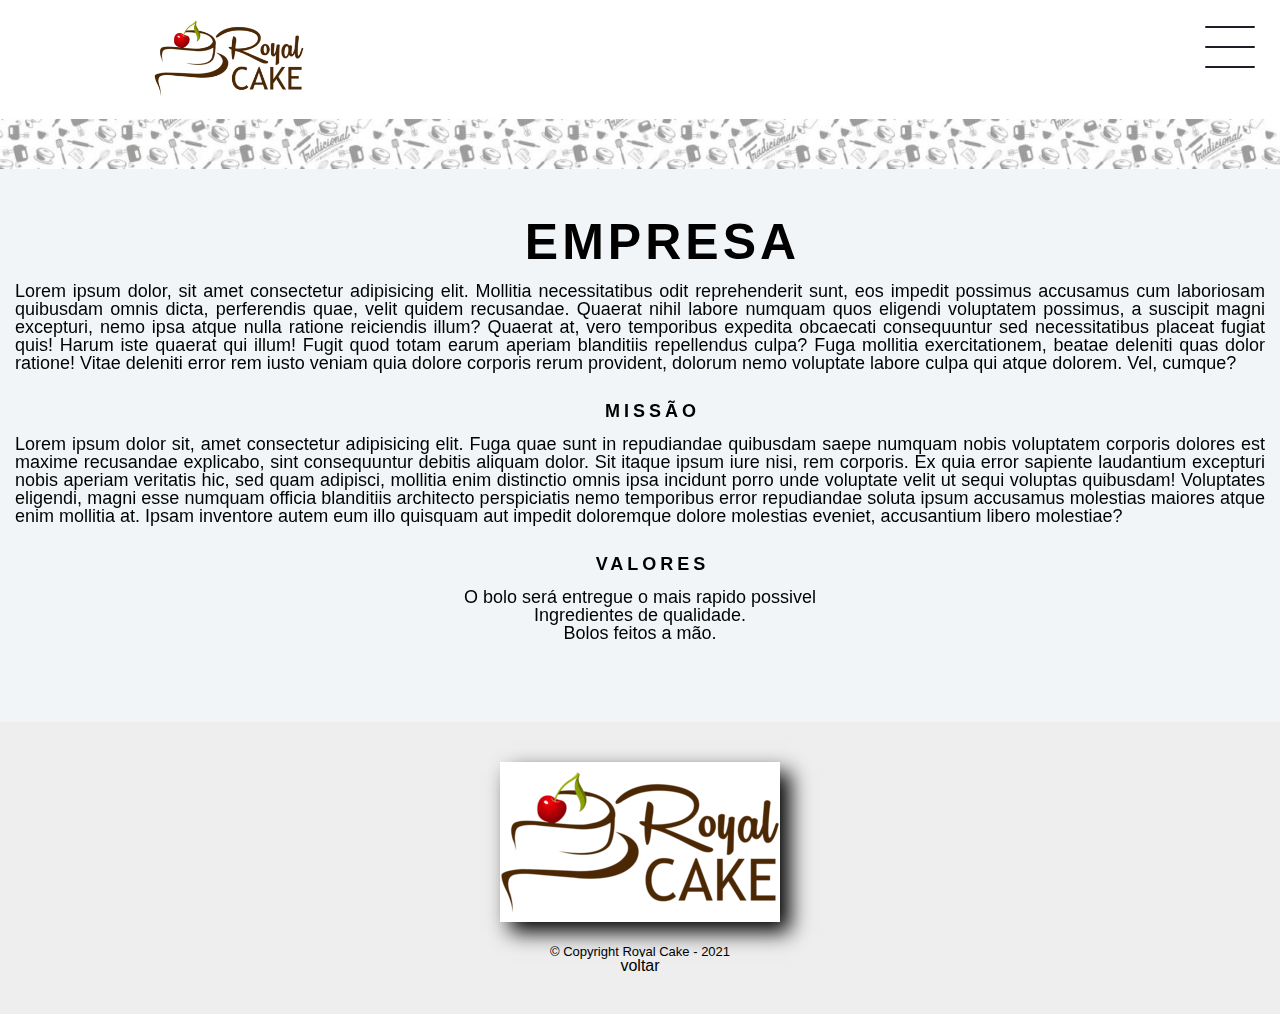
<file: quemsomos.html>
<!DOCTYPE html>
<html lang="pt-br">
<head>
    <meta charset="UTF-8">
    <meta http-equiv="X-UA-Compatible" content="IE=edge">
    <meta name="viewport" content="width=device-width, initial-scale=1.0">
    <link rel="stylesheet" href="scr/css/reset.css">
	<link rel="stylesheet" href="scr/css/menu.css">
    <link rel="stylesheet" href="scr/css/sobre.css">
	<link href="https://unpkg.com/aos@2.3.1/dist/aos.css" rel="stylesheet">
    <script src="https://unpkg.com/aos@2.3.1/dist/aos.js"></script>
    <title>HOME | PAGE</title>
</head>
<body id="body">
<div>
    <header class="cabecalhoPrincipal">
		<a name="Top"></a>
		<div class="container">
			<h1 class="cabecalhoPrincipal-logo">
				<a href="index.html"><img src="scr/assents/imagens/menu/imagem-logo.png" alt="Logo do Site" class="logo-menu" data-aos="fade-right"></a>
				
			</h1>
			<div class="header"> 
				<div class="check-box-container">
					<div class="check-box-wrapper">
						<input type="checkbox" id="toggle">
						<label class="checkbox"for="toggle">
							<div class="trace"></div>
							<div class="trace"></div>
							<div class="trace"></div>
						</label>
					<div class="menu"></div>
						 <nav class="menu-items">
							<ul>
								<li>
									<a href="index.html">HOME</a>
								</li>
								<li>
									<a href="quemsomos.html">Quem Somos</a>
								</li>
								<li>    
									<a href="bolos.html">Bolos</a>
								</li>
								<li>
									<a href="loja.html">Loja</a>
								</li>
								<li>
									<a href="contato.html">contato</a>
								</li>
								<li>
                                    <a href="login.html">Login</a>
                                </li>
								<li>
									<a href="https://www.ifood.com.br/"><img src="scr/assents/imagens/ifood-logo.png" alt="" class="ifood"></a>
								</li>
							</ul>
						</nav>
					</div>
				</div>
			</div>
	</header>
	<div class="imagem-em-preto-e-branco">
		<img src="scr/assents/imagens/Barra-de-madeira-tradicional-v3-1536x60.jpg" alt="Imagem de varios desenhos de bolo em preto e branca.">
	</div>
   <div class="conteudo-sobre">

    <h1 data-aos="fade-right">Empresa</h1>

    <p data-aos="fade-down">
        Lorem ipsum dolor, sit amet consectetur adipisicing elit. Mollitia necessitatibus odit reprehenderit sunt, eos impedit possimus accusamus cum laboriosam quibusdam omnis dicta, perferendis quae, velit quidem recusandae. Quaerat nihil labore numquam quos eligendi voluptatem possimus, a suscipit magni excepturi, nemo ipsa atque nulla ratione reiciendis illum? Quaerat at, vero temporibus expedita obcaecati consequuntur sed necessitatibus placeat fugiat quis! Harum iste quaerat qui illum! Fugit quod totam earum aperiam blanditiis repellendus culpa? Fuga mollitia exercitationem, beatae deleniti quas dolor ratione! Vitae deleniti error rem iusto veniam quia dolore corporis rerum provident, dolorum nemo voluptate labore culpa qui atque dolorem. Vel, cumque?
    </p>

    <h2 data-aos="fade-left">Missão</h2>

    <p data-aos="fade-down">
Lorem ipsum dolor sit, amet consectetur adipisicing elit. Fuga quae sunt in repudiandae quibusdam saepe numquam nobis voluptatem corporis dolores est maxime recusandae explicabo, sint consequuntur debitis aliquam dolor. Sit itaque ipsum iure nisi, rem corporis. Ex quia error sapiente laudantium excepturi nobis aperiam veritatis hic, sed quam adipisci, mollitia enim distinctio omnis ipsa incidunt porro unde voluptate velit ut sequi voluptas quibusdam! Voluptates eligendi, magni esse numquam officia blanditiis architecto perspiciatis nemo temporibus error repudiandae soluta ipsum accusamus molestias maiores atque enim mollitia at. Ipsam inventore autem eum illo quisquam aut impedit doloremque dolore molestias eveniet, accusantium libero molestiae?    
</p>

    <h2 data-aos="fade-right">Valores</h2>

    <ul>
        <li data-aos="fade-down">O bolo será entregue o mais rapido possivel</li>
        <li data-aos="fade-down">Ingredientes de qualidade.</li>
        <li data-aos="fade-down">Bolos feitos a mão.</li>
        
    </ul>
</div>

   </div>
 
    <footer>
        <div class="rodape-principal">
            <img src="scr/assents/imagens/imagem-logo.png" alt="">
            <legend class="copyright">&copy; Copyright Royal Cake - 2021 </legend>
            <a href="#top" class="top">voltar</a>
        </div>
    </footer>
	<script src="scr/JS/menu-aberto.js"></script>
	<script>
		AOS.init({
			once:true,
			duration: 1500
		});

	  </script>
</body>
</html>
</file>
<file: scr/css/menu.css>
@import url('https://fonts.googleapis.com/css2?family=Montserrat:wght@300&display=swap');

body {
	background-color: #F2F5F7;
	font-family: 'Open Sans',Arial,sans-serif;
}
.menu-aberto{
  overflow: hidden;
}
/*menu*/
.container {
	width: 90%;
	margin: 0 auto;
}

.cabecalhoPrincipal {
	background-color: #fff;
}

.cabecalhoPrincipal-logo {
    width: 150px;
    padding-bottom: 10px;
}
.logo-menu{
    width: 150px;
    padding-left: 45px;
    padding-top: 15px;
}
/*Menu hamburguer*/

.header-container{
  height: 100vh;
  background-color: #60E1E0;
  background-image: url('assets/meuperfil.png') ;
  background-repeat: no-repeat;
  background-position: right;
  background-size: contain;
  display: flex;
  flex-direction: column;
  justify-content: center;
  align-items: flex-start;
  box-sizing: border-box;
  position: relative;
}
h1{
  margin-left: 45px;
  font-size: 50px;
  text-transform: uppercase;
  letter-spacing: 4px;
}
h2{
  margin-left: 25px;
  text-transform: uppercase;
  letter-spacing: 4px;
}
.ifood{
  width: 150px;
  height: 100px;
  padding-left: 15px;
  margin-top: 10px;
}
.social-media{
  margin-left: 45px;
  margin-top: 1rem;
  display: flex;
}
.social-media a{
  text-decoration: none;
  color: #1e1e2a;
  padding: 1rem 4rem;
  border: 1px solid #1e1e2a;
  min-width: 4rem;
  display: flex;
  align-items: center;
  justify-content: center;
  transition: .5s ease-in-out;
}
a:hover{
  background-color: #fff;
}
/* MENU HAMBURGER */

.checkbox-container{
  display: flex;
  justify-content: center;
  align-items: center;
}

.checkbox{
  width: 100px;
  height: 100px;
  position: absolute;
  right: 0;
  top: 0;
  display: flex;
  justify-content: center;
  cursor: pointer;
  z-index: 9999;
  transition: 400ms ease-in-out 0s;
}
.checkbox .trace{
  width: 50px;
  height: 2px;
  background-color: #1e1e2a;
  position: absolute;
  border-radius: 4px;
  transition: 0.5s ease-in-out;
}

.checkbox .trace:nth-child(1){
  top: 26px;
  transform: rotate(0);
}
.checkbox .trace:nth-child(2){
  top: 46px;
  transform: rotate(0);
}
.checkbox .trace:nth-child(3){
  top: 66px;
  transform: rotate(0);
}

#toggle{
  display: none;
}

/* MENU */

.menu{
  position: absolute;
  top: 28px;
  right: 30px;
  background-color: transparent;
  height: 4px;
  width: 10px;
  border-radius: 50%;
  box-shadow: 0px 0px 0px 0px #fff;
  z-index: -1;
  transition: 400ms ease-in-out 0s;
}
.menu-items{
  position: fixed;
  top: 0;
  left: 0;
  width: 100%;
  height: 100vh;
  display: flex;
  justify-content: center;
  align-items: center;
  z-index: 2;
  opacity: 0;
  visibility: hidden;
  transition: 400ms ease-in-out 0s;
}

.menu-items ul{
  list-style-type: none;
}
.menu-items ul li a{
  margin: 10px 0;
  color: #1e1e2a;
  text-decoration: none;
  text-transform: uppercase;
  letter-spacing: 4px;
  font-size: 40px;
  transition: .7 ease-in-out 0s;
}

.menu-items ul li a:hover{
  color: #60E1E0;
  transition: .5s ease-in-out 0s;
}
/* ANIMAÇÃO DO MENU */

#toggle:checked + .checkbox .trace:nth-child(1){
  transform: rotate(45deg);
  top: 47px;
}
#toggle:checked + .checkbox .trace:nth-child(2){
  transform:  translate(-100px);
  width: 30px;
  visibility: hidden;
  opacity: 0;
}
#toggle:checked + .checkbox .trace:nth-child(3){
  transform: rotate(-45deg);
  top: 48px;
}

#toggle:checked + .checkbox{
  background-color: #fff;
}
/* O ~ é usado ṕra preceder algum item que no caso foi o menu */
#toggle:checked ~ .menu{
  box-shadow: 0px 0px 0px 100vmax #fff;/* vmax serve para dar um alargura ou altura maxima só que não exato como por exemplo ficara uma borda sobrando e um valor não exato*/
  z-index: 1;
}

#toggle:checked ~ .menu-items{
  visibility: visible;
  opacity: 1;
}
.menu-items ul li a:checked{
  box-shadow: none;
  z-index: -1;
  visibility: hidden;
  opacity: 0;
}

.ifood-logo{
    width: 80px;
    height: 50px;
    padding-left: 15px;
    margin-top: 10px;
}
.imagem-em-preto-e-branco img{
    width: 100%;
}
@media (max-width: 600px){
  .logo-menu{
    margin-left: -80px;
  }
}
</file>
<file: scr/css/style.css>
@import url('https://fonts.googleapis.com/css2?family=Montserrat:wght@300&display=swap');
/*slider*/
.slideshow-container {
    padding-top: 0;
    width: 100%;
    display: block;
}
  
  /* Next & previous buttons */
  .prev, .next {
    cursor: pointer;
    display: block;
    width: auto;
    color: white;
    font-weight: bold;
    font-size: 18px;
    transition: 0.6s ease;
    user-select: none;
  }
  
  /* Position the "next button" to the right */
  .next {
    right: 0;
    border-radius: 3px 0 0 3px;
  }
  
  /* On hover, add a black background color with a little bit see-through */
  .prev:hover, .next:hover {
    background-color: rgba(0,0,0,0.8);
  }
  
  /* Caption text */
  .text {
    color: #f2f2f2;
    font-size: 15px;
    display: block;
    width: 100%;
    text-align: center;
  }
  
  /* Number text (1/3 etc) */
  .numbertext {
    color: #f2f2f2;
    font-size: 12px;
    padding-top: 0%;
    display: none;
  }
  
  /* Fading animation */
  .fade {
    -webkit-animation-name: fade;
    -webkit-animation-duration: 1.5s;
    animation-name: fade;
    animation-duration: 1.5s;
  }
  
  @-webkit-keyframes fade {
    from {opacity: .4} 
    to {opacity: 1}
  }
  
  @keyframes fade {
    from {opacity: .4} 
    to {opacity: 1}
  }
/*detaques*/
.container-destaques{
  display: flex;

}
.bolos-propaganda-fatia{
  display: flex;
  width: 570px;
  height: 380px;
  margin-left: 100px;
}
.conteudo{
  text-align: center;
  display: flex;
  flex-direction: column;
}
.Subtitulo-destaques{
  padding-left: 200px;
  font-family: Montserrat;
  font-size: 24px;
  color: black;
  margin-top: 100px;
  text-align: justify;
  padding-bottom: 30px;
  font-weight: bolder;
}
.destaques-texto{
  font-size: 18px;
  text-align: justify;
  font-family: sans-serif;
  padding-left: 200px;
  padding-right: 7%;
}
.botao-destaques{
  color: #ffffff;
  background: #593c00;
  font-weight: 900;
  text-align: center;
  border-radius: 10px;
  padding:15px 15px;
  text-decoration: none;
  margin-top: 50px;
  margin-left: 200px;
  margin-right: 7%;
}
.botao-destaques:hover{
background-color: #ccc;
color: black;
border: none;
transition: .5s ease-in-out 0s;
}
.detalhes-home{
background-color: #ccc;
height: 500px;
}
.detalhes-titulo{
font-family: Montserrat;
color: #000;
font-weight: 900;
font-size: 22px;
text-align: center;
padding-top: 30px;
margin-top: 5%;
}
.conteudo-detalhes{
display: flex;
}
.video-detalhes{
padding-top: 50px;
margin-left: 100px;
display: flex;
width: 2900px;
border-radius: 15px;
}
.detalhes-conteudo{
padding-right: 40px;
padding-left: 50px;
}
.detalhes-video{
color: rgb(46, 20, 192);
font-family: Montserrat;
font-size: 22px;
font-weight: bold;
text-align:justify;
display: flex;
margin-right: 10px;
margin-top: 100px;
padding-right: 80px;
padding-bottom: 60px;
}
.conteudo-botao{
color: #ffffff;
background: #593c00;
font-weight: 900;
text-align: right;
border-radius: 10px;
padding: 20px 10px;
text-decoration: none;
}
.conteudo-botao:hover{
background-color: #eee;
color: black;
border: none;
transition: .5s ease-in-out 0s;
}
/* Qualidades */
.qualidades h1{
  text-transform: uppercase;
  text-align: center;
  font-size: 22px;
  padding-top: 5%;
}
.qualidades-conteudo{
  display: flex;
}
.qualidades-imagem{
  width: 500px;
  height: 350px;
  opacity: 1;
  margin: 35px 10%;
  box-shadow: 15px 15px 20px black;
  border-radius: 10px;
}
.qualidades-imagem:hover{
  opacity: 0.5;
  transition: 1s ease-in-out 0s;
}
.qualidades-descricao{
  margin-top: 100px;
  font-size: 18px;
  padding-right: 35px;
  text-align: justify;
  color: black;
  margin-bottom: 40px;
}
.qualidade-botao{
  background-color: #593c00;
  color: white;
  padding: 20px 20px 20px 20px;
  border-radius: 10px;
  margin-left: 25%;
  text-decoration: none;
  text-transform: uppercase;
  font-weight: bolder;
}
.qualidade-botao:hover{
  background-color: #ccc;
  color: black;
  border: none;
  transition: .5s ease-in-out 0s;
}
/*Rodapé*/
.rodape-principal{
  background-color: #eee;
  text-align: center;
  padding: 40px 0;
}
.rodape-principal img{
  box-shadow: 10px 10px 20px #000000;
}

.copyright{
  color: black;
  font-size: 13px;
  margin: 20px 0 0;
}
.top{
  background-color: #eee;
  font-size: 20;
  text-decoration: none;
  color: #000;
  
}
@media (max-width: 600px){  
  .section{
    flex-direction: column;
  }
  .imagem-em-preto-e-branco{
    width: 100%;
  }
  .slideshow-container {
    padding-top: 0;
    width: 100%; 
    height: 10%;
    display: block;
  }
  /*detaques*/
  .container-destaques{
    flex-direction: column;
    width: 100vw;
  }
  .bolos-propaganda-fatia{
    flex-direction: column;
    margin-left: 0;
    width: 300px;
    height: 232px;
  }  
  .Subtitulo-destaques{
    text-align: left;
    font-family: Montserrat;
    font-size: 18px;
    color: black;
    margin-top: 70px;
    margin-left: 0%;
    padding-bottom: 30px;
    font-weight: bolder;
  }
}
</file>
<file: scr/css/bolos.css>
.menu-aberto{
    overflow: hidden;
}
.produtos{
    width: 940px;
    margin: auto;
    padding: 50px 0;
}

.produtos li{
    display: inline-block;
    text-align: center;
    width: 30%;
    vertical-align: top;
    margin: 0 1.5%;
    padding: 30px 20px;
    box-sizing: border-box;
    border: 2px solid black;
    border-radius: 10px;
    padding-bottom: 30px;
}

.produtos li:hover{
    border-color: #c78c19;
}
.produtos li:hover h2 :nth-child(2){
    border-color: red;
}
.produtos li:active{
    border-color: #088c19;
}
.produtos li:hover h2{
    font-size: 34px;
}

.produtos h2{
    font-size: 30px;
    font-weight: bold;
}

.produto-descricao{
    font-size: 18px;
}

.produto-preco{
    font-size: 22px;
    font-weight: bold;
    margin-top: 10px;
}
.bolo{
    width: 200px;
    height: 200px;
}
.rodape-principal{
    background-color: #eee;
    text-align: center;
    padding: 40px 0;
}
.rodape-principal img{
    box-shadow: 10px 10px 20px #000;
}
.copyright{
    color: black;
    font-size: 13px;
    margin: 20px 0 0;
}
.top{
    background-color: #eee;
    font-size: 20px;
    text-decoration: none;
    color: #000;
}
.destaque{
color: #ffff33

}
.botao{
   
    background-color: #4CAF50; /* Green */
    border: none;
    color: white;
    padding: 15px 32px;
    text-align: center;
    text-decoration: none;
    display: inline-block;
    font-size: 16px;
    margin: 4px 2px;
    cursor: pointer;
    border-radius: 15px;
} 
.botao:hover{
  background: lightgreen;
  transition: .8s ease-in-out 0s;
}
/*Rodapé*/
.rodape-principal{
    background-color: #eee;
    text-align: center;
    padding: 40px 0;
  }
  .rodape-principal img{
    box-shadow: 10px 10px 20px #000000;
  }
  
  .copyright{
    color: black;
    font-size: 13px;
    margin: 20px 0 0;
  }
  .top{
    background-color: #eee;
    font-size: 20;
    text-decoration: none;
    color: #000;
    
  }
</file>
<file: scr/css/conclusaoPagamento.css>
* {
    box-sizing: border-box;
}

html,
body {
    font-family: "Montserrat", sans-serif;
    font-size-adjust: unset;
    display: flex;
    width: 100%;
    height: 100vh;
    background: #eeeeee;
    justify-content: center;
    align-items: center;
}

.checkout-panel {
    display: flex;
    flex-direction: column;
    width: 940px;
    height: 766px;
    background-color: rgb(255, 255, 255);
    box-shadow: 0 1px 1px 0 rgba(0, 0, 0, 0.2);
}

.panel-body {
    padding: 45px 80px 0;
    flex: 1;
}

.title {
    font-weight: 700;
    margin-top: 0;
    margin-bottom: 40px;
    color: #2e2e2e;
    text-align: center;
    padding-top: 30px;
}

.progress-bar {
    display: flex;
    margin-bottom: 50px;
    justify-content: space-between;
}

.step {
    box-sizing: border-box;
    position: relative;
    z-index: 1;
    display: block;
    width: 25px;
    height: 25px;
    margin-bottom: 30px;
    border: 4px solid #fff;
    border-radius: 50%;
    background-color: #1abc9c;
}

.step:after {
    position: absolute;
    z-index: -1;
    top: 5px;
    left: 17px;
    width: 375px;
    height: 6px;
    content: "";
    background-color: #efefef;
}

.step:before {
    color: #2e2e2e;
    position: absolute;
    top: 40px;
}

.step:last-child:after {
    content: none;
}

.step.active {
    background-color: #1abc9c;
}

.step.active:after {
    background-color: #1abc9c;
}

.step:nth-child(2).active:after {
    background-color: #1abc9c;
}

.step.active:before {
    color: #1abc9c;
}

.step.active+.step:before {
    color: #1abc9c;
}

.step:nth-child(1):before {
    content: "Produto";
}

.step:nth-child(2):before {
    content: "Pagamento";
}

.step:nth-child(3):before {
    right: 0;
    content: "Pronto";
}
.Pagamento{
    padding-top: 30px;
    text-align: center;
}
.btn {
    font-size: 16px;
    width: 163px;
    height: 48px;
    cursor: pointer;
    transition: all 0.2s ease-in-out;
    letter-spacing: 1px;
    border: none;
    border-radius: 23px;
    margin-top: 40%;
    margin-left: 40%;
}
.next-btn {
    color: #fff;
    background: #1abc9c;
}

.btn:focus {
    outline: none;
}

.btn:hover {
    transform: scale(1.1);
}
</file>
<file: scr/css/contato.css>
* {
    margin: 0;
    padding: 0;
}
body{
    font-family: Arial, Helvetica, sans-serif;
}
.content{
    display: flex;
    justify-content: center;
    margin-top: 30px;
    margin-bottom: 5%;
}
.content h3{
    font-size: 22px;
    padding-bottom: 15px;
}
.contato{
    width: 100%;
    max-width: 500px;
}
.form{
    display: flex;
    flex-direction: column;
}
.field{
    padding: 10px;
    margin-bottom: 15px;
    border: 1px solid #ddd;
    border-radius: 5px;
    font-family: Arial, Helvetica, sans-serif;
    font-size: 16px;
    cursor: pointer;
}
.field2{
    padding: 10px;
    margin-bottom: 15px;
    border: 1px solid #ddd;
    border-radius: 5px;
    font-family: Arial, Helvetica, sans-serif;
    font-size: 16px;
    width: 100%;
    height: 100%;
    margin: 0;
    cursor: pointer;
}
textarea{
    height: 150px;
}
/*Rodapé*/
.rodape-principal{
    background-color: #eee;
    text-align: center;
    padding: 40px 0;
  }
  .rodape-principal img{
    box-shadow: 10px 10px 20px #000000;
  }
  
  .copyright{
    color: black;
    font-size: 13px;
    margin: 20px 0 0;
  }
  .top{
    background-color: #eee;
    font-size: 20;
    text-decoration: none;
    color: #000;
    
  }
</file>
<file: scr/css/entrar.css>
@import url('https://fonts.googleapis.com/css2?family=Poppins:wght@100;200;300;400;500;600&display=swap');

* {
    margin: 0;
    padding: 0;
    border: 0;
    box-sizing: border-box;
    font-family: "Poppins", sans-serif;
}

body {
    background: white;
    color: black;
    font-weight: 500;
    display: flex;
    min-height: 100vh;
    min-width: 100vw;
}

main {
    width: 50vw;
    display: flex;
    flex-direction: column;
    align-items: center;
    justify-content: center;
}

main h1 {
    color: black;
    font-size: 3rem;
    margin-bottom: 3rem;
    text-align: center;
}

main.social-media {
    display: flex;
    align-content: center;
}

main .social-media a {
    text-decoration: none;
}

main .social-media img {
    width: 36px;
    margin-left: 3rem;
}

main .social-media a:first-child img {
    margin-left: 0;
}

main .alternative {
    margin-top: 1rem;
}

main .alternative span {
    font-size: 1.1rem;
    font-weight: 400;
    color: black;
    position: relative;
}

main .alternative span::before, main .alternative span::after {
    position: absolute;
    content: '';
    height: 1px;
    width: 100px;
    bottom: 50%;
    right: 50px;
    background: black;
}

main .alternative span::after {
    left: 50px;
}

main form {
    display: flex;
    flex-direction: column;
    align-items: center;
}

main form label {
    display: flex;
    flex-direction: column;
}

main form label span {
    font-size: 1.1rem;
    margin-top: 2rem;
}

main form input {
    background: white;
    width: 300px;
    height: 50px;
    padding: 0 0.5rem;
    margin-top: 1rem;
    outline: none;
    color: black;
    font-size: 1rem;
    border: 1px solid #040B18;
    border-radius: 8px;
}
main form input:hover{
    background:#DDD;
    transition: .8s ease-in-out 0s;
}

main form input[type="submit"] {
    cursor: pointer;
    width: 50%;
    margin-top: 4rem;
    border: none;
    border-radius: 32px;
    background: yellow;
    color: black;
    font-size: 1.1rem;
    transition: all .3s ease-in-out;
}

main form input[type="submit"]:hover {
    background: rgb(161, 161, 29);
    transition: .7s ease-in-out 0s;
    color: white;
}

section.images {
    width: 50vw;
    display: flex;
    align-items: flex-end;
    justify-content: flex-end;
    padding: 0rem;
}

section.images img {
    width: 100%;
}

section.images .circle {
    position: absolute;
    height: 100%;
    width: 100%;
    top: 0;
    left: 0;
    background: linear-gradient(45deg, #E8CBC0, yellow);
    clip-path: circle(40% at right 80%);
    z-index: -1;
}

@media only screen and (min-width: 900px) and (max-width: 1200px) {
    section.images img {
        width: 110%;
    }

    section.images .circle {
        clip-path: circle(35% at right 80%);
    }
}

@media only screen and (max-width: 900px) {
    section.images {
        display: none;
        visibility: hidden;
    }

    main {
        width: 100vw;
    }
}

@media only screen and (max-width: 450px) {
    main h1 {
        font-size: 2rem;
    }

    main .alternative span {
        font-size: 0.8rem;
    }

    main form label span, main form input[type="submit"] {
        font-size: 1rem;
    }
}
</file>
<file: scr/css/login.css>
@import url('https://fonts.googleapis.com/css2?family=Poppins:wght@100;200;300;400;500;600&display=swap');

* {
    margin: 0;
    padding: 0;
    border: 0;
    box-sizing: border-box;
    font-family: "Poppins", sans-serif;
}

body {
    background: white;
    color: black;
    font-weight: 500;
    display: flex;
    min-height: 100vh;
    min-width: 100vw;
}

main {
    width: 50vw;
    display: flex;
    flex-direction: column;
    align-items: center;
    justify-content: center;
}

main h1 {
    color: black;
    font-size: 3rem;
    margin-bottom: 1rem;
    text-align: center;
}

main.social-media {
    display: flex;
    align-content: center;
}

main .social-media a {
    text-decoration: none;
}

main .social-media img {
    width: 36px;
    margin-left: 3rem;
}

main .social-media a:first-child img {
    margin-left: 0;
}

main .alternative {
    margin-top: 0.5rem;
}

main .alternative span {
    font-size: 1.1rem;
    font-weight: 400;
    color: black;
    position: relative;
}

main .alternative span::before, main .alternative span::after {
    position: absolute;
    content: '';
    height: 1px;
    width: 100px;
    bottom: 50%;
    right: 50px;
    background: black;
}

main .alternative span::after {
    left: 50px;
}

main form {
    display: flex;
    flex-direction: column;
    align-items: center;
}

main form label {
    display: flex;
    flex-direction: column;
}

main form label span {
    font-size: 1.1rem;
    margin-top: 1rem;
}

main form input {
    background:white;
    width: 300px;
    height: 50px;
    padding: 0 0.5rem;
    margin-top: 1rem;
    outline: none;
    color: black;
    font-size: 1rem;
    border: 1px solid #040B18;
    border-radius: 8px;
}
main form input:hover{
    background:#DDD;
    transition: .8s ease-in-out 0s;
}

main form input[type="submit"] {
    cursor: pointer;
    width: 50%;
    margin-top: 4rem;
    border: none;
    border-radius: 32px;
    background: yellow;
    color: white;
    font-size: 1.1rem;
    transition: all .3s ease-in-out;
}

main form input[type="submit"]:hover {
    background: #5952d4;
}
.entrar{
    cursor: pointer;
    padding: 10px;
    background: yellow;
    text-align: center;
    border: none;
    font-size: 18px;
    border-radius: 32px;

}
.entrar:hover{
    background: rgb(161, 161, 29);
    transition: .7s ease-in-out 0s;
    color: white;
}
.botaos{
    display: flex;
    place-items: right;
    flex-direction: none;
    align-items: none;
}
.cadastrar{
    padding: 15px 15px;
    border-radius: 32px;
    background: yellow;
    margin-top: 15%;
}
.cadastrar:hover{
    color: white;
    background: rgb(161, 161, 29);
    transition: .7s ease-in-out 0s; 
}

section.images {
    width: 50vw;
    display: flex;
    align-items: flex-end;
    justify-content: flex-end;
    padding: 0rem;
}

section.images img {
    width: 100%;
}

section.images .circle {
    position: absolute;
    height: 100%;
    width: 100%;
    top: 0;
    left: 0;
    background: linear-gradient(45deg, #E8CBC0, yellow);
    clip-path: circle(40% at right 80%);
    z-index: -1;
}

@media only screen and (min-width: 900px) and (max-width: 1200px) {
    section.images img {
        width: 110%;
    }

    section.images .circle {
        clip-path: circle(35% at right 80%);
    }
}

@media only screen and (max-width: 900px) {
    section.images {
        display: none;
        visibility: hidden;
    }

    main {
        width: 100vw;
    }
}

@media only screen and (max-width: 450px) {
    main h1 {
        font-size: 2rem;
    }

    main .alternative span {
        font-size: 0.8rem;
    }

    main form label span, main form input[type="submit"] {
        font-size: 1rem;
    }
}
</file>
<file: scr/css/mapa.css>
.menu-aberto{
    overflow: hidden;
}
.mapa{
    margin-left: 20%;
    margin-bottom: 5%;
    margin-top: 3%;
}
.rodape-principal{
    background-color: #eee;
    text-align: center;
    padding: 40px 0;
}
.rodape-principal img{
    box-shadow: 10px 10px 20px #000;
}
.copyright{
    color: black;
    font-size: 13px;
    margin: 20px 0 0;
}
.top{
    background-color: #eee;
    font-size: 20px;
    text-decoration: none;
    color: #000;
}
</file>
<file: scr/css/sobre.css>
@import url('https://fonts.googleapis.com/css2?family=Montserrat:wght@300&display=swap');

.menu-aberto{
  overflow: hidden;
}
.conteudo-sobre{
  text-align: justify;
  font-size: 18px;
  margin: 15px;
}
.conteudo-sobre h1,h2{
  text-align: center;
  padding-top: 30px;
  font-weight: bolder;
  margin-bottom: 15px;
}
.conteudo-sobre ul li{
  text-align: center;
}
.rodape-principal{
  margin-top: 6.3%;
}
/*Rodapé*/
.rodape-principal{
  background-color: #eee;
  text-align: center;
  padding: 40px 0;
}
.rodape-principal img{
  box-shadow: 10px 10px 20px #000000;
}

.copyright{
  color: black;
  font-size: 13px;
  margin: 20px 0 0;
}
.top{
  background-color: #eee;
  font-size: 20;
  text-decoration: none;
  color: #000;
  
}
</file>
